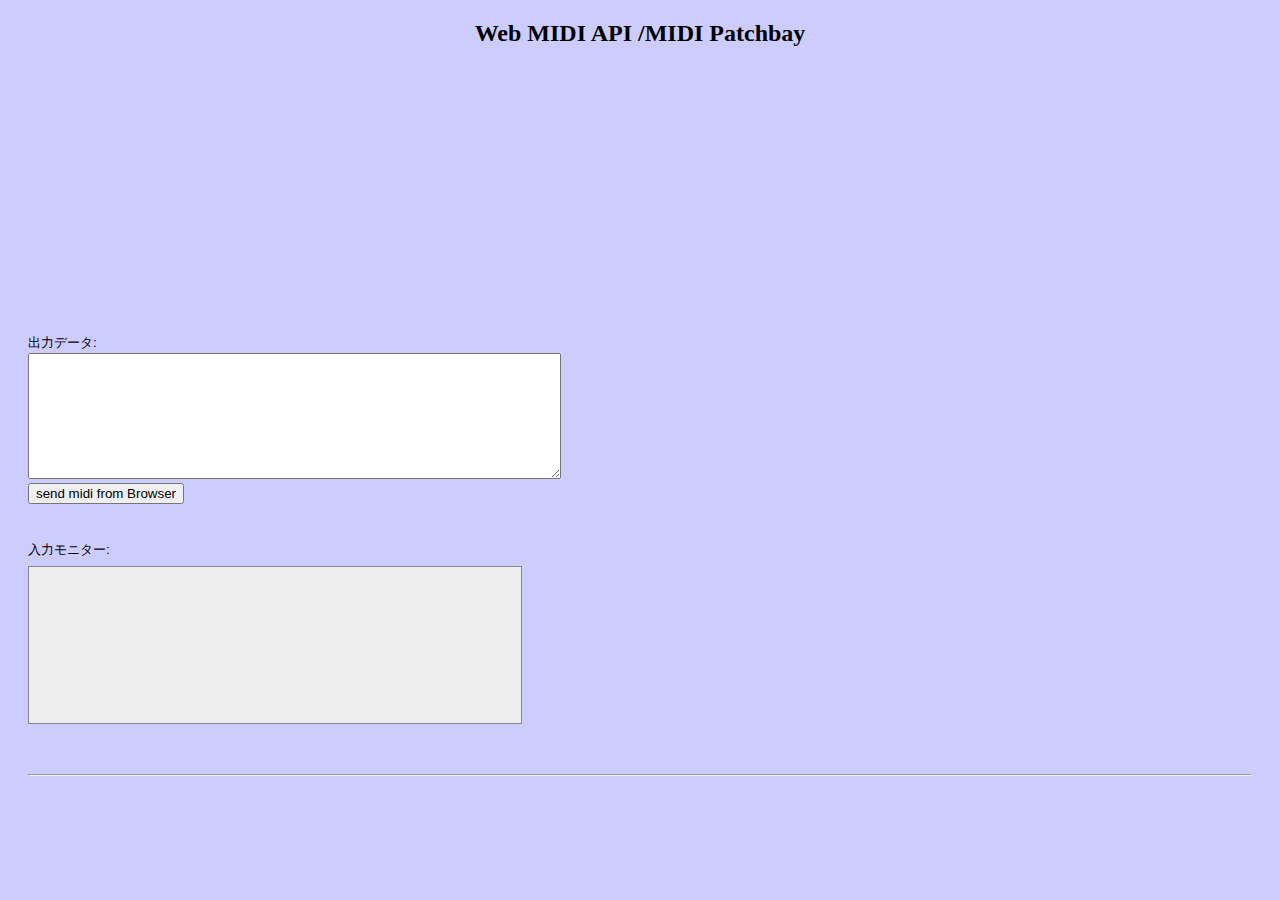
<file: page39.html>
﻿<!DOCTYPE html>
<HTML>
<HEAD>
	<meta http-equiv="Content-Type" content="text/html; charset=UTF-8">
	<meta http-equiv="Content-Script-Type" content="text/javascript">
	<meta name="Keywords" content="webMIDIAPI,WebMidiApi,webmidiapi">
	<title>MIDI Patchbay</title>
	<script type="text/javascript" src="mytogglesw.js"></script>
	<script type="text/javascript" src="mywebmidiapi.js"></script>
	<script type="text/javascript" src="mywebmidipatch.js"></script>

  <style type="text/css">
    <!--
    #sans { color: black; font-family:sans-serif ;  font-size: 10pt; line-height : 1.5em}
    #mono { color: black; font-family:monospace ; font-size: 10pt; line-height : 1.5em}

    #log {
     width:40em;
     height:12em;
     margin:.5em 0 .5em 0;
     padding:.5em;
     background-color:#eee;
     border:solid 1px #888;
     white-space:pre;
     font-family:Courier New, monospace;
     font-size:.75em;
     overflow:auto;
    }
    -->
    </style>

</HEAD>

<body bgcolor="#ccccff" text="#000000" link="#0000ff" vlink="#ff00ff" alink="#ff0000" style="margin-right:28px;margin-left:28px;margin-top:20px;">
<center><h2>Web MIDI API /MIDI Patchbay<h2></center>

<!--	------------------------------------------------------------------ -->
<div id="sans">
<br>
<canvas id="first" width="1280" height="240"></canvas>
</div>
<!--	------------------------------------------------------------------ -->

<div id="sans">出力データ:</div>
<textarea name="contests" cols="64" rows="8" id="doc_ment"></textarea><br> 
<!--	------------------------------------------------------------------ -->
<button onclick="sendmidifromBrowser()">send midi from Browser</button>
<br><br><br>

<!--	-------------------------------------------------------------------- -->
<div id="sans">入力モニター:</div>
<pre id="log"></pre>
<script>runPatch();</script>
<br><br>
<!--	-------------------------------------------------------------------- -->
<hr>
<br>
</body>
</html>
</file>
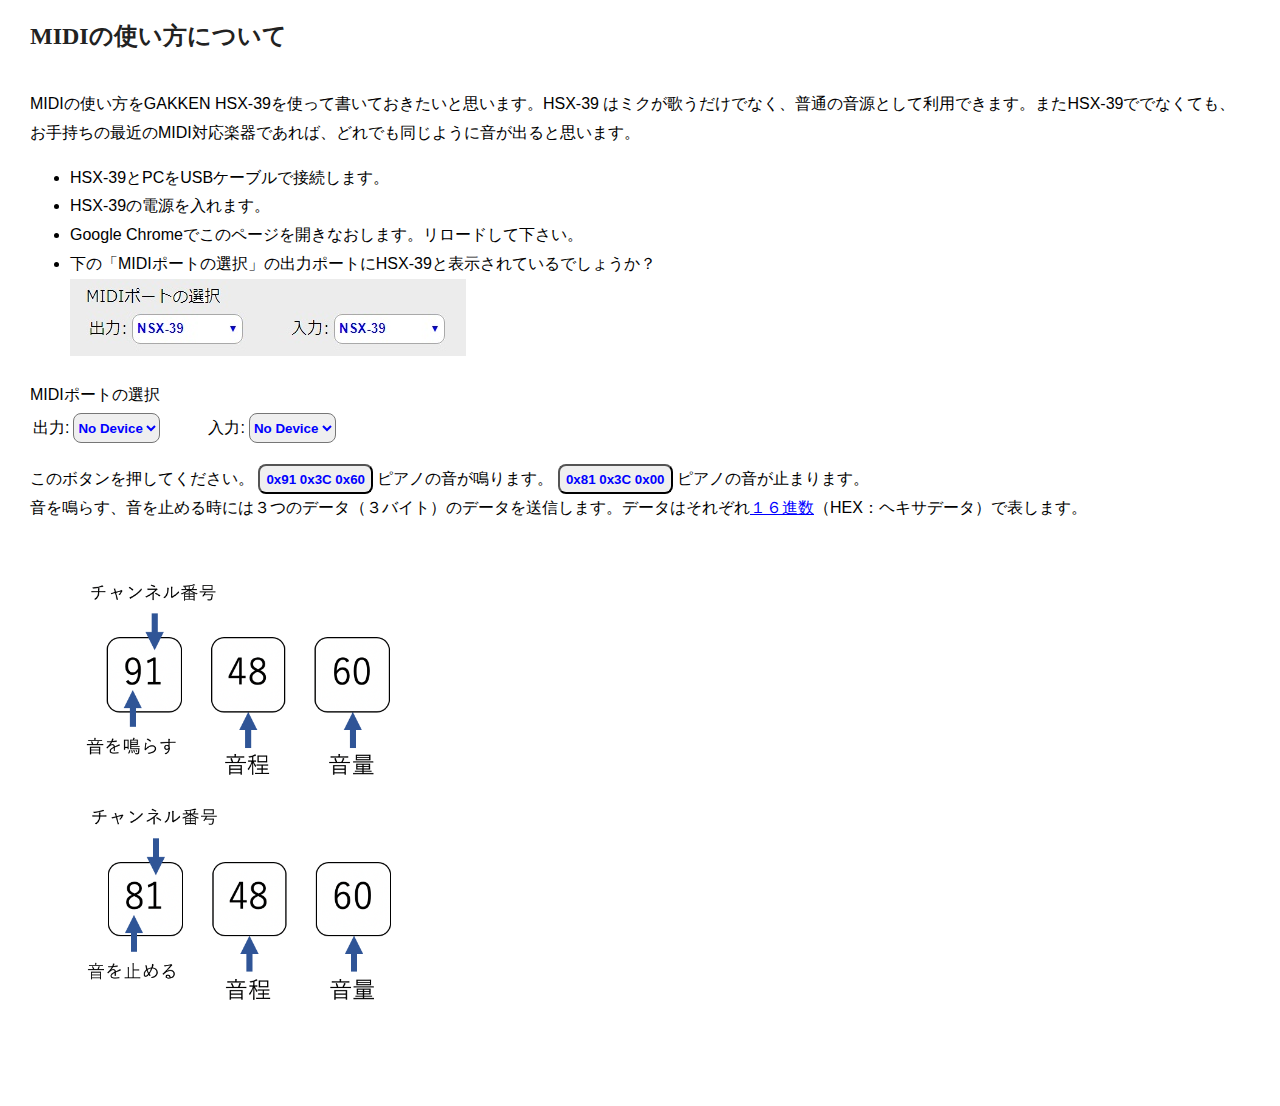
<file: LearnMIDI/midi001.html>
﻿<!DOCTYPE html>
<html lang="ja">

<head>
	<meta charset="UTF-8">
	<meta name="Keywords" content="webMIDIAPI,WebMidiApi,webmidiapi">
	<meta name="viewport" content="width=device-width,initial-scale=1.0">
	<script type="text/javascript" src="https://mikatahara.github.io/mywebmidiapi.js"></script>

<style>
	.sans {
		color: black;
		font-family:sans-serif ;
		font-size: 12pt;
		line-height: 1.8em;
	}

	.sansc {
		background-color:	#e8e8e8;
		color: #666666;
		font-family:sans-serif ;
		font-size: 12pt;
		line-height: 1.4em;
	}

	.mono {
		color: black;
		font-family:monospace ;
		font-size: 12pt;
		line-height : 1.2em
	}

	.monoc {
		background-color:	#e8e8e8;
		color: #666666;
		font-family:monospace ;
		font-size: 12pt;
		line-height : 1.2em
	}

	.hrx {
		height:3px;
		border-radius: 2px;
		border: 2px solid hsl(0, 0%, 60%);
		width: 80%;
	}

	.sp { display: none !important; }

	a:link { color: #0000FF ; }
	a:visited { color:#ff00ff ; }
	a:hover { color: #FFFFFF ; background: #0000DD ; }
	a:active { color: #FF0000 ; }

	#body {
		background-color:	#ffffff;
		color:				#222222;
		moz-user-select:	text;
		webkit-user-select:	text;
		khtml-user-select:	text;
		user-select:		text;
		margin-right:		30px;
		margin-left:		30px;
		margin-top:20px;	width:
		auto;-webkit-text-size-adjust:	100%;
	}

	.sel{
		color:			#0000FF;
		height:			30px;
		font-weight: 	bolder;
		border-radius:	8px;
	}

	.sel:hover{
		color:		#FFFFFF;
		background: #0000DD ;
	}

</style>

<script>
window.onload = function()
{
	// Web MIDI API
	if(document.input_device_select!=null &&
		document.output_device_select!=null){
		setInputMenuID(document.input_device_select.ids);
		setOutputMenuID(document.output_device_select.ids);
		runTest();

		var timerId2=setInterval(function(){
			if(input!=null){
				clearInterval(timerId2);
			}
		}, 500 );
	}
};

function sendevent(event)
{
	var eventnum=event.length;
	var icnt=0;
	var timerId=setInterval(function(){
		console.log(event[icnt]);
		output.send(event[icnt],0);
		icnt++;
		if(eventnum==icnt){
			clearInterval(timerId);
		}
	}, 250 );
}

</script>

</head>

<body id="body">

<h2>MIDIの使い方について</h2>

<br>
<div class="sans">
MIDIの使い方をGAKKEN HSX-39を使って書いておきたいと思います。HSX-39 はミクが歌うだけでなく、普通の音源として利用できます。またHSX-39ででなくても、お手持ちの最近のMIDI対応楽器であれば、どれでも同じように音が出ると思います。<br>
<ul>
<li>HSX-39とPCをUSBケーブルで接続します。
<li>HSX-39の電源を入れます。
<li>Google Chromeでこのページを開きなおします。リロードして下さい。
<li>下の「MIDIポートの選択」の出力ポートにHSX-39と表示されているでしょうか？<br>
<img src="2020042501.jpg">
</ul>
</div>


<!--	------------------------------------------------------------------ -->
<div class="sans">
MIDIポートの選択<br>
<table class="sans" border="0">


<tr><td>出力:</td><td>
<form name="output_device_select">
<select class="sel" name="ids" onChange="outputDeviceSelect(this);">
<option value="0">No Device
</select>
</form>
</td>

<td width="40"></td>
<td>入力:</td><td>
<form name="input_device_select">
<select class="sel" name="ids" onChange="inputDeviceSelect2(this);">
<option value="0">No Device
</select>
</form>
</td>
</tr>


</table>
</div>
<br>

<!--	------------------------------------------------------------------ -->
<div class="sans">
このボタンを押してください。
<button type="button" class="sel" onclick="output.send([0x91,0x3C,0x60],0);">
0x91 0x3C 0x60</font>
</button> ピアノの音が鳴ります。
<button type="button" class="sel" onclick="output.send([0x81,0x3C,0x60],0);">
0x81 0x3C 0x00</font>
</button> ピアノの音が止まります。
</div>

<!--	------------------------------------------------------------------ -->
<div class="sans">
音を鳴らす、音を止める時には３つのデータ（３バイト）のデータを送信します。データはそれぞれ<a href="https://ja.wikipedia.org/wiki/%E5%8D%81%E5%85%AD%E9%80%B2%E6%B3%95">１６進数</a>（HEX：ヘキサデータ）で表します。<br>
    <br>
<img src="2020042502.png" width="400">    


</div>


<script>
function testmidi_01(){
	var note=[
		[0x90,0x48,0x60],
		[0x80,0x48,0x00],
		[0x90,0x4A,0x60],
		[0x80,0x4A,0x00],
		[0x90,0x4C,0x60],
		[0x80,0x4C,0x00],
		[0x90,0x4D,0x60],
		[0x80,0x4D,0x00],
		[0x90,0x4F,0x60],
		[0x80,0x4F,0x00],
	];
	sendevent(note);
}
</script>

<br>
<!--- ========================================	-->
<script>
  (function(i,s,o,g,r,a,m){i['GoogleAnalyticsObject']=r;i[r]=i[r]||function(){
  (i[r].q=i[r].q||[]).push(arguments)},i[r].l=1*new Date();a=s.createElement(o),
  m=s.getElementsByTagName(o)[0];a.async=1;a.src=g;m.parentNode.insertBefore(a,m)
  })(window,document,'script','//www.google-analytics.com/analytics.js','ga');

  ga('create', 'UA-66117399-1', 'auto');
  ga('send', 'pageview');

</script>
</body>
</html>
</file>
